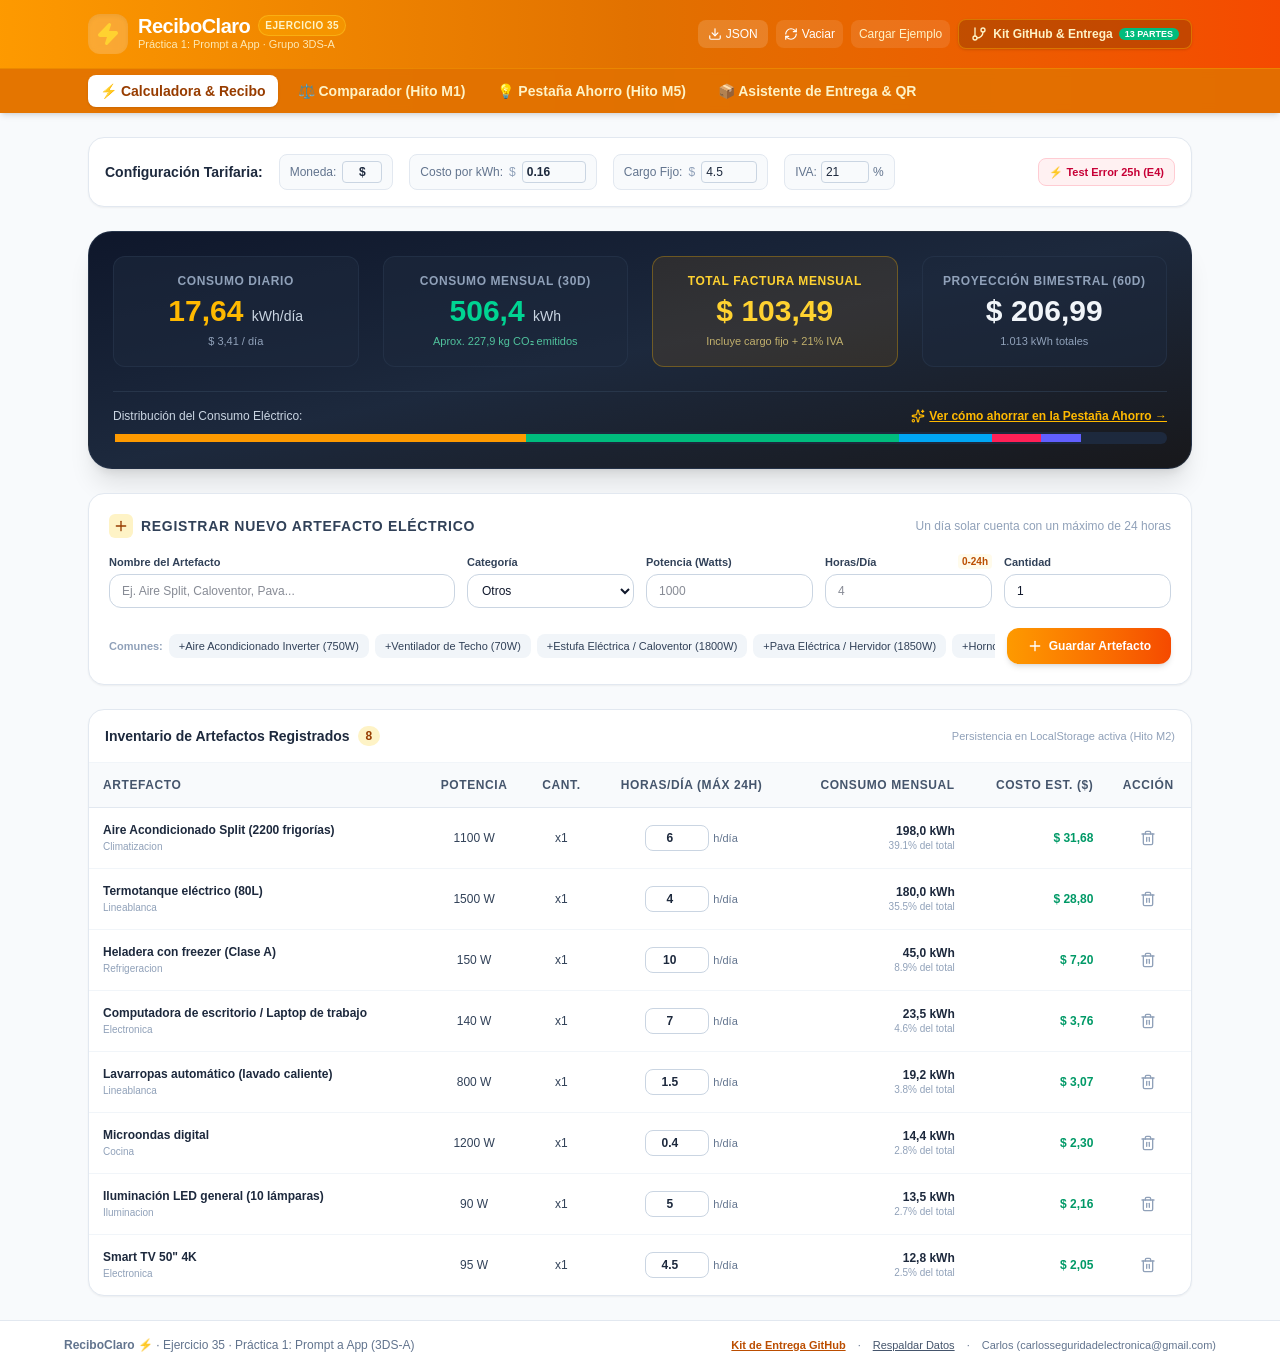
<file: index.html>
<!doctype html>
<html lang="es">
  <head>
    <meta charset="UTF-8" />
    <meta name="viewport" content="width=device-width, initial-scale=1.0" />
    <title>ReciboClaro - Calculadora de Consumo Eléctrico (Ejercicio 35 - 3DS-A)</title>
    <meta name="description" content="Calculadora de consumo eléctrico, simulador de recibo de luz, comparador de tarifas, pestaña de ahorro energético y kit completo de entrega GitHub (README, PROMPTS, QR y evidencias)." />
    <meta property="og:title" content="ReciboClaro - Calculadora de Consumo Eléctrico (Ejercicio 35 - 3DS-A)" />
    <meta property="og:description" content="Calculadora de consumo eléctrico, simulador de recibo de luz, comparador de tarifas, pestaña de ahorro energético y kit completo de entrega GitHub (README, PROMPTS, QR y evidencias)." />
    <meta property="og:type" content="website" />
    <meta name="twitter:card" content="summary_large_image" />
    <link rel="icon" href="data:image/svg+xml,<svg xmlns=%22http://www.w3.org/2000/svg%22 viewBox=%220 0 100 100%22><text y=%22.9em%22 font-size=%2290%22>⚡</text></svg>">
    <script type="module" crossorigin src="./assets/index-BTdUOXUf.js"></script>
    <link rel="stylesheet" crossorigin href="./assets/index-CJRrn6ZQ.css">
  </head>
  <body class="bg-slate-50 text-slate-900 antialiased selection:bg-amber-500 selection:text-white">
    <div id="root"></div>
  </body>
</html>
</file>
